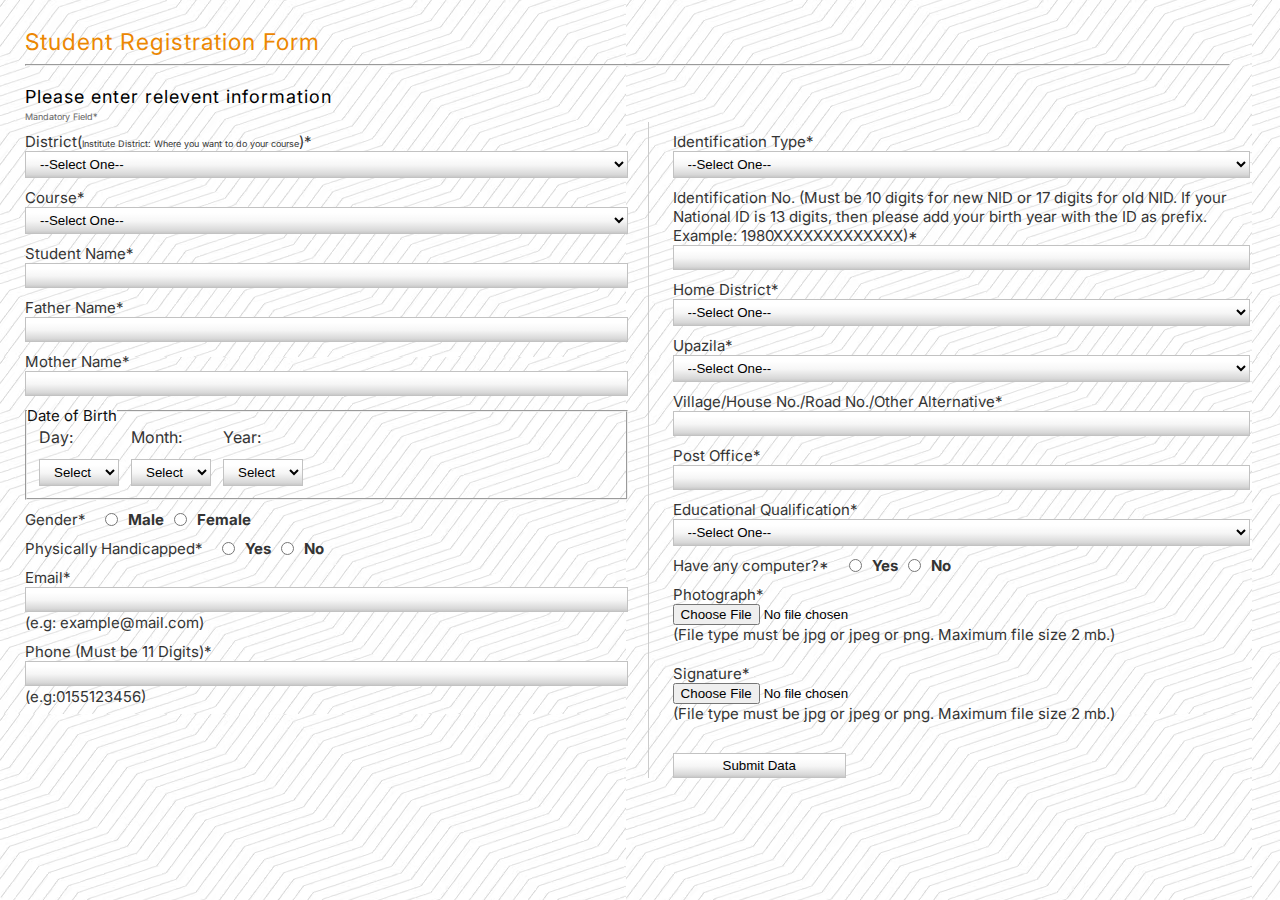
<file: ICT Student Registration Form/index.html>
<!DOCTYPE html>
<html lang="en">

<head>
    <meta charset="UTF-8">
    <meta name="viewport" content="width=device-width, initial-scale=1.0">
    <link rel="stylesheet" href="style.css">
    <title>Student Registration Form</title>
</head>

<body>
    <div id="studentRGform" class="main_container">
        <div class="page-caption">Student Registration Form</div>
        <hr />
        <br>
        <div id="form-body">
            <div class="form_title">Please enter relevent information</div>
            <div class="form_subtitle">Mandatory Field*</div>
            <div id="form_inside">
                <!-- left side of the form -->
                <div id="left_section">
                    <h3>District(<span id="inside_text">Institute District: Where you want to do your course</span>)*
                    </h3>
                    <select name="DistrictForm" id="select-dis">
                        <option value="">--Select One--</option>
                        <option value="1">Dhaka</option>
                        <option value="4">Narayanganj</option>
                        <option value="5">Bogra</option>
                        <option value="6">Gazipur</option>
                        <option value="7">Mymensing</option>
                        <option value="8">Naogaon</option>
                        <option value="9">Faridpur</option>
                        <option value="10">Gopalganj</option>
                        <option value="11">Jamalpur</option>
                        <option value="12">Kishoreganj</option>
                        <option value="13">Madaripur</option>
                        <option value="14">Manikganj</option>
                        <option value="15">Munshiganj</option>
                        <option value="16">Narsingdi</option>
                        <option value="17">Netrokona</option>
                        <option value="18">Rajbari</option>
                        <option value="19">Shariatpur</option>
                        <option value="20">Sherpur</option>
                        <option value="21">Tangail</option>
                        <option value="22">Joypurhat</option>
                        <option value="23">Natore</option>
                        <option value="24">Chapainawabganj</option>
                        <option value="25">Pabna</option>
                        <option value="26">Rajshahi</option>
                        <option value="27">Sirajganj</option>
                        <option value="28">Brahmanbaria</option>
                        <option value="29">Comilla</option>
                        <option value="30">Chandpur</option>
                        <option value="31">Lakshmipur</option>
                        <option value="32">Noakhali</option>
                        <option value="33">Feni</option>
                        <option value="34">Chittagong</option>
                        <option value="35">Khagrachhari</option>
                        <option value="36">Rangamati</option>
                        <option value="37">Bandarban</option>
                        <option value="38">Cox's Bazar</option>
                        <option value="39">Barisal</option>
                        <option value="40">Barguna</option>
                        <option value="41">Bhola</option>
                        <option value="42">Jhalokati</option>
                        <option value="43">Patuakhali</option>
                        <option value="44">Pirojpur</option>
                        <option value="45">Rangpur</option>
                        <option value="46">Dinajpur</option>
                        <option value="47">Kurigram</option>
                        <option value="48">Gaibandha</option>
                        <option value="49">Nilphamari</option>
                        <option value="50">Panchagarh</option>
                        <option value="51">Thakurgaon</option>
                        <option value="52">Lalmonirhat</option>
                        <option value="53">Bagerhat</option>
                        <option value="54">Chuadanga</option>
                        <option value="55">Jessore</option>
                        <option value="56">Jhenaidah</option>
                        <option value="57">Khulna</option>
                        <option value="58">Kushtia</option>
                        <option value="59">Magura</option>
                        <option value="60">Meherpur</option>
                        <option value="61">Narail</option>
                        <option value="62">Satkhira</option>
                        <option value="63">Habiganj</option>
                        <option value="64">Moulvibazar</option>
                        <option value="65">Sunamganj</option>
                        <option value="66">Sylhet</option>
                    </select>
                    <h3>Course*</h3>
                    <select name="DistrictForm" id="select-dis">
                        <option value="">--Select One--</option>
                        <option value="1">Web Design & Development - 2020 (2020,February)</option>
                        <option value="4">Graphic Design - 2020 (2020,February)</option>
                        <option value="5">Graphic Design - 2020 (2020,February)</option>
                    </select>
                    <h3>Student Name*</h3>
                    <input type="text" id="input-text">

                    <h3>Father Name*</h3>
                    <input type="text" id="input-text">

                    <h3>Mother Name*</h3>
                    <input type="text" id="input-text">
                    <fieldset>
                        <legend id="dateofbirth">Date of Birth</legend>
                        <table>
                            <tr>
                                <td>Day:&nbsp;</td>
                                <td>Month:&nbsp;</td>
                                <td>Year:&nbsp;</td>
                            </tr>
                            <tr>
                                <td><select name="Days" id="select-date">
                                        <option value="">Select</option>

                                        <option value="1">1</option>
                                        <option value="2">2</option>
                                        <option value="3">3</option>
                                        <option value="4">4</option>
                                        <option value="5">5</option>
                                        <option value="6">6</option>
                                        <option value="7">7</option>
                                        <option value="8">8</option>
                                        <option value="9">9</option>
                                        <option value="10">10</option>
                                        <option value="11">11</option>
                                        <option value="12">12</option>
                                        <option value="13">13</option>
                                        <option value="14">14</option>
                                        <option value="15">15</option>
                                        <option value="16">16</option>
                                        <option value="17">17</option>
                                        <option value="18">18</option>
                                        <option value="19">19</option>
                                        <option value="20">20</option>
                                        <option value="21">21</option>
                                        <option value="22">22</option>
                                        <option value="23">23</option>
                                        <option value="24">24</option>
                                        <option value="25">25</option>
                                        <option value="26">26</option>
                                        <option value="27">27</option>
                                        <option value="28">28</option>
                                        <option value="29">29</option>
                                        <option value="30">30</option>
                                        <option value="31">31</option>
                                    </select></td>
                                <td><select name="Days" id="select-date">
                                        <option value="">Select</option>
                                        <option value="1">1</option>
                                        <option value="2">2</option>
                                        <option value="3">3</option>
                                        <option value="4">4</option>
                                        <option value="5">5</option>
                                        <option value="6">6</option>
                                        <option value="7">7</option>
                                        <option value="8">8</option>
                                        <option value="9">9</option>
                                        <option value="10">10</option>
                                        <option value="11">11</option>
                                        <option value="12">12</option>
                                    </select></td>
                                <td><select name="Days" id="select-date">
                                        <option value="">Select</option>
                                        <option value="1960">1960</option>
                                        <option value="1961">1961</option>
                                        <option value="1962">1962</option>
                                        <option value="1963">1963</option>
                                        <option value="1964">1964</option>
                                        <option value="1965">1965</option>
                                        <option value="1966">1966</option>
                                        <option value="1967">1967</option>
                                        <option value="1968">1968</option>
                                        <option value="1969">1969</option>
                                        <option value="1970">1970</option>
                                        <option value="1971">1971</option>
                                        <option value="1972">1972</option>
                                        <option value="1973">1973</option>
                                        <option value="1974">1974</option>
                                        <option value="1975">1975</option>
                                        <option value="1976">1976</option>
                                        <option value="1977">1977</option>
                                        <option value="1978">1978</option>
                                        <option value="1979">1979</option>
                                        <option value="1980">1980</option>
                                        <option value="1981">1981</option>
                                        <option value="1982">1982</option>
                                        <option value="1983">1983</option>
                                        <option value="1984">1984</option>
                                        <option value="1985">1985</option>
                                        <option value="1986">1986</option>
                                        <option value="1987">1987</option>
                                        <option value="1988">1988</option>
                                        <option value="1989">1989</option>
                                        <option value="1990">1990</option>
                                        <option value="1991">1991</option>
                                        <option value="1992">1992</option>
                                        <option value="1993">1993</option>
                                        <option value="1994">1994</option>
                                        <option value="1995">1995</option>
                                        <option value="1996">1996</option>
                                        <option value="1997">1997</option>
                                        <option value="1998">1998</option>
                                        <option value="1999">1999</option>
                                        <option value="2000">2000</option>
                                        <option value="2001">2001</option>
                                        <option value="2002">2002</option>
                                        <option value="2003">2003</option>
                                        <option value="2004">2004</option>
                                        <option value="2005">2005</option>
                                        <option value="2006">2006</option>
                                        <option value="2007">2007</option>
                                        <option value="2008">2008</option>
                                        <option value="2009">2009</option>
                                    </select>
                                    </select></td>
                            </tr>

                        </table>
                    </fieldset>
                    <div id="gender-check">
                        <h3>Gender*</h3>
                        <div id="gender-chekbox">
                            <input type="radio" name="male" id="gender"> <strong>Male</strong>
                            <input type="radio" name="male" id="gender"> <strong>Female</strong>
                        </div>
                    </div>
                    <div id="handicap-check">
                        <h3>Physically Handicapped*</h3>
                        <div id="handicap-chekbox">
                            <input type="radio" name="male" id="gender"> <strong>Yes</strong>
                            <input type="radio" name="male" id="gender"> <strong>No</strong>
                        </div>
                    </div>
                    <h3>Email*</h3>
                    <input type="text" id="input-text">
                    <span id="bottom-text">(e.g: example@mail.com)</span>
                    <h3>Phone (Must be 11 Digits)*</h3>
                    <input type="text" id="input-text">
                    <span id="bottom-text">(e.g:0155123456)</span>
                </div>
                <!-- right side of the form -->
                <div id="right_section">
                    <h3>Identification Type*</h3>
                    <select name="DistrictForm" id="select-dis">
                        <option value="">--Select One--</option>
                        <option value="1">Birth Certificate No.</option>
                        <option value="2">National ID</option>
                    </select>
                    <h3>Identification No. (Must be 10 digits for new NID or 17 digits for old NID.
                        If your National ID is 13 digits, then please add your birth year with the ID as prefix.
                        Example: 1980XXXXXXXXXXXXX)*</h3>
                    <input type="text" id="input-text">
                    <h3>Home District*</h3>
                    <select name="DistrictForm" id="select-dis">
                        <option value="">--Select One--</option>
                        <option value="1">Birth Certificate No.</option>
                        <option value="2">National ID</option>
                    </select>
                    <h3>Upazila*</h3>
                    <select name="DistrictForm" id="select-dis">
                        <option value="">--Select One--</option>
                        <option value="1">Birth Certificate No.</option>
                        <option value="2">National ID</option>
                    </select>
                    <h3>Village/House No./Road No./Other Alternative*</h3>
                    <input type="text" id="input-text">
                    <h3>Post Office*</h3>
                    <input type="text" id="input-text">
                    <h3>Educational Qualification*</h3>
                    <select name="DistrictForm" id="select-dis">
                        <option value="">--Select One--</option>
                        <option value="1">Bachelor</option>
                        <option value="2">Master</option>
                        <option value="3">Phd</option>
                    </select>
                    <div id="computer-check">
                        <h3>Have any computer?*</h3>
                        <div id="computer-chekbox">
                            <input type="radio" name="male" id="gender"> <strong>Yes</strong>
                            <input type="radio" name="male" id="gender"> <strong>No</strong>
                        </div>
                    </div>
                    <h3>Photograph*</h3>
                    <input type="file" name="attachments" id="attachments">

                    <span id="bottom-text">(File type must be jpg or jpeg or png. Maximum file size 2 mb.)</span>
                    <h3>Signature*</h3>
                    <input type="file" name="attachments" id="attachments">

                    <span id="bottom-text">(File type must be jpg or jpeg or png. Maximum file size 2 mb.)</span>
                    <br>
                    <button id="submit" type="submit">Submit Data</button>











                </div>
            </div>
        </div>
    </div>
    </div>
    </div>
</body>

</html>
</file>
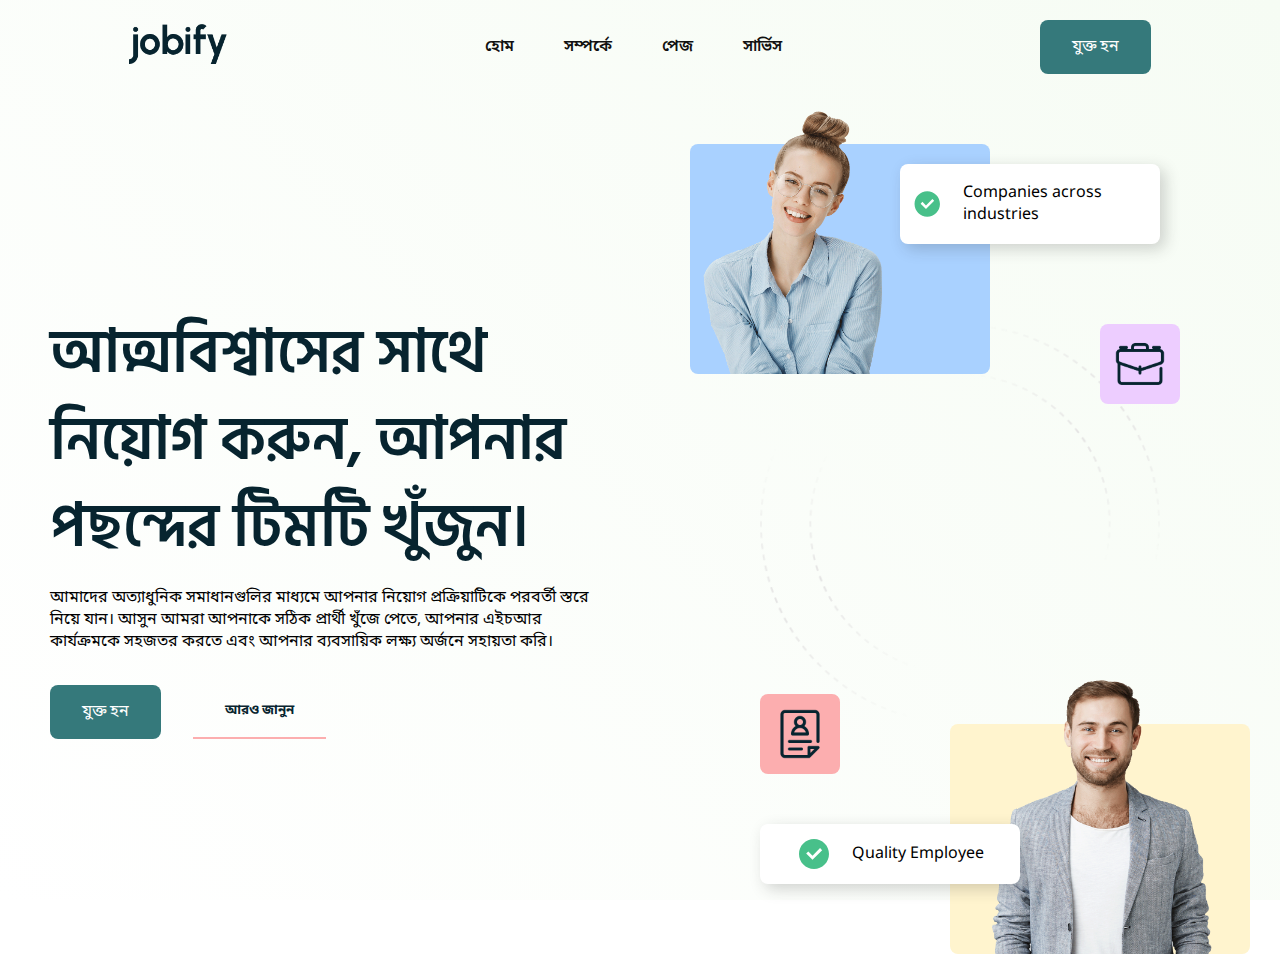
<file: Jobify Bangla/index.html>
<!DOCTYPE html>
<html lang="bn">
  <head>
    <meta charset="UTF-8" />
    <meta name="viewport" content="width=device-width, initial-scale=1.0" />
    <link rel="preconnect" href="https://fonts.googleapis.com" />
    <link rel="preconnect" href="https://fonts.gstatic.com" crossorigin />
    <link
      href="https://fonts.googleapis.com/css2?family=Hind+Siliguri:wght@300;400;500;600;700&family=Noto+Sans+Bengali:wght@100..900&display=swap"
      rel="stylesheet"
    />
    <link rel="stylesheet" href="style.css" />
    <title>Jobify</title>
  </head>
  <body>
    <div id="homepage">
      <div id="hero_section">
        <nav>
          <div id="logo">
            <img src="./img/logo.png" alt="Jobify Logo" />
          </div>
          <ul>
            <li><a href="#">হোম</a></li>
            <li><a href="#">সম্পর্কে</a></li>
            <li><a href="#">পেজ</a></li>
            <li><a href="#">সার্ভিস</a></li>
          </ul>
          <button id="cta_btn">যুক্ত হন</button>
        </nav>
        <div id="hero_body">
          <div id="hero_left">
            <h1>আত্মবিশ্বাসের সাথে নিয়োগ করুন, আপনার পছন্দের টিমটি খুঁজুন।</h1>
            <p>
              আমাদের অত্যাধুনিক সমাধানগুলির মাধ্যমে আপনার নিয়োগ প্রক্রিয়াটিকে
              পরবর্তী স্তরে নিয়ে যান। আসুন আমরা আপনাকে সঠিক প্রার্থী খুঁজে
              পেতে, আপনার এইচআর কার্যক্রমকে সহজতর করতে এবং আপনার ব্যবসায়িক
              লক্ষ্য অর্জনে সহায়তা করি।
            </p>
            <div id="CTA_BTN">
              <button id="cta_btn">যুক্ত হন</button>
              <button id="cta_btn_secondary">আরও জানুন</button>
            </div>
          </div>
          <div id="hero_right">
            <div id="container1"></div>
            <div id="container2"><img src="./img/model1.png" alt=""></div>
            <div id="container3">
              <svg xmlns="http://www.w3.org/2000/svg" viewBox="0 0 24 24" fill="currentColor"><path d="M12 22C17.5228 22 22 17.5228 22 12C22 6.47715 17.5228 2 12 2C6.47715 2 2 6.47715 2 12C2 17.5228 6.47715 22 12 22ZM17.4571 9.45711L11 15.9142L6.79289 11.7071L8.20711 10.2929L11 13.0858L16.0429 8.04289L17.4571 9.45711Z"></path></svg>
              <p>Companies across industries</p>
            </div>
            <div id="container4">
              <img src="./img/Business.png" alt="">
            </div>
            <div id="container5">
              <img src="./img/Resume.png" alt="">
            </div>
            <div id="container6">
              <img src="./img/model2.png" alt="">
            </div>
            <div id="container7"><svg xmlns="http://www.w3.org/2000/svg" viewBox="0 0 24 24" fill="currentColor"><path d="M12 22C17.5228 22 22 17.5228 22 12C22 6.47715 17.5228 2 12 2C6.47715 2 2 6.47715 2 12C2 17.5228 6.47715 22 12 22ZM17.4571 9.45711L11 15.9142L6.79289 11.7071L8.20711 10.2929L11 13.0858L16.0429 8.04289L17.4571 9.45711Z"></path></svg>
              <p>Quality Employee</p></div>
              
              </div>
            </div>
          </div>
        </div>
        
      </div>
    </div>
  </body>
</html>
</file>
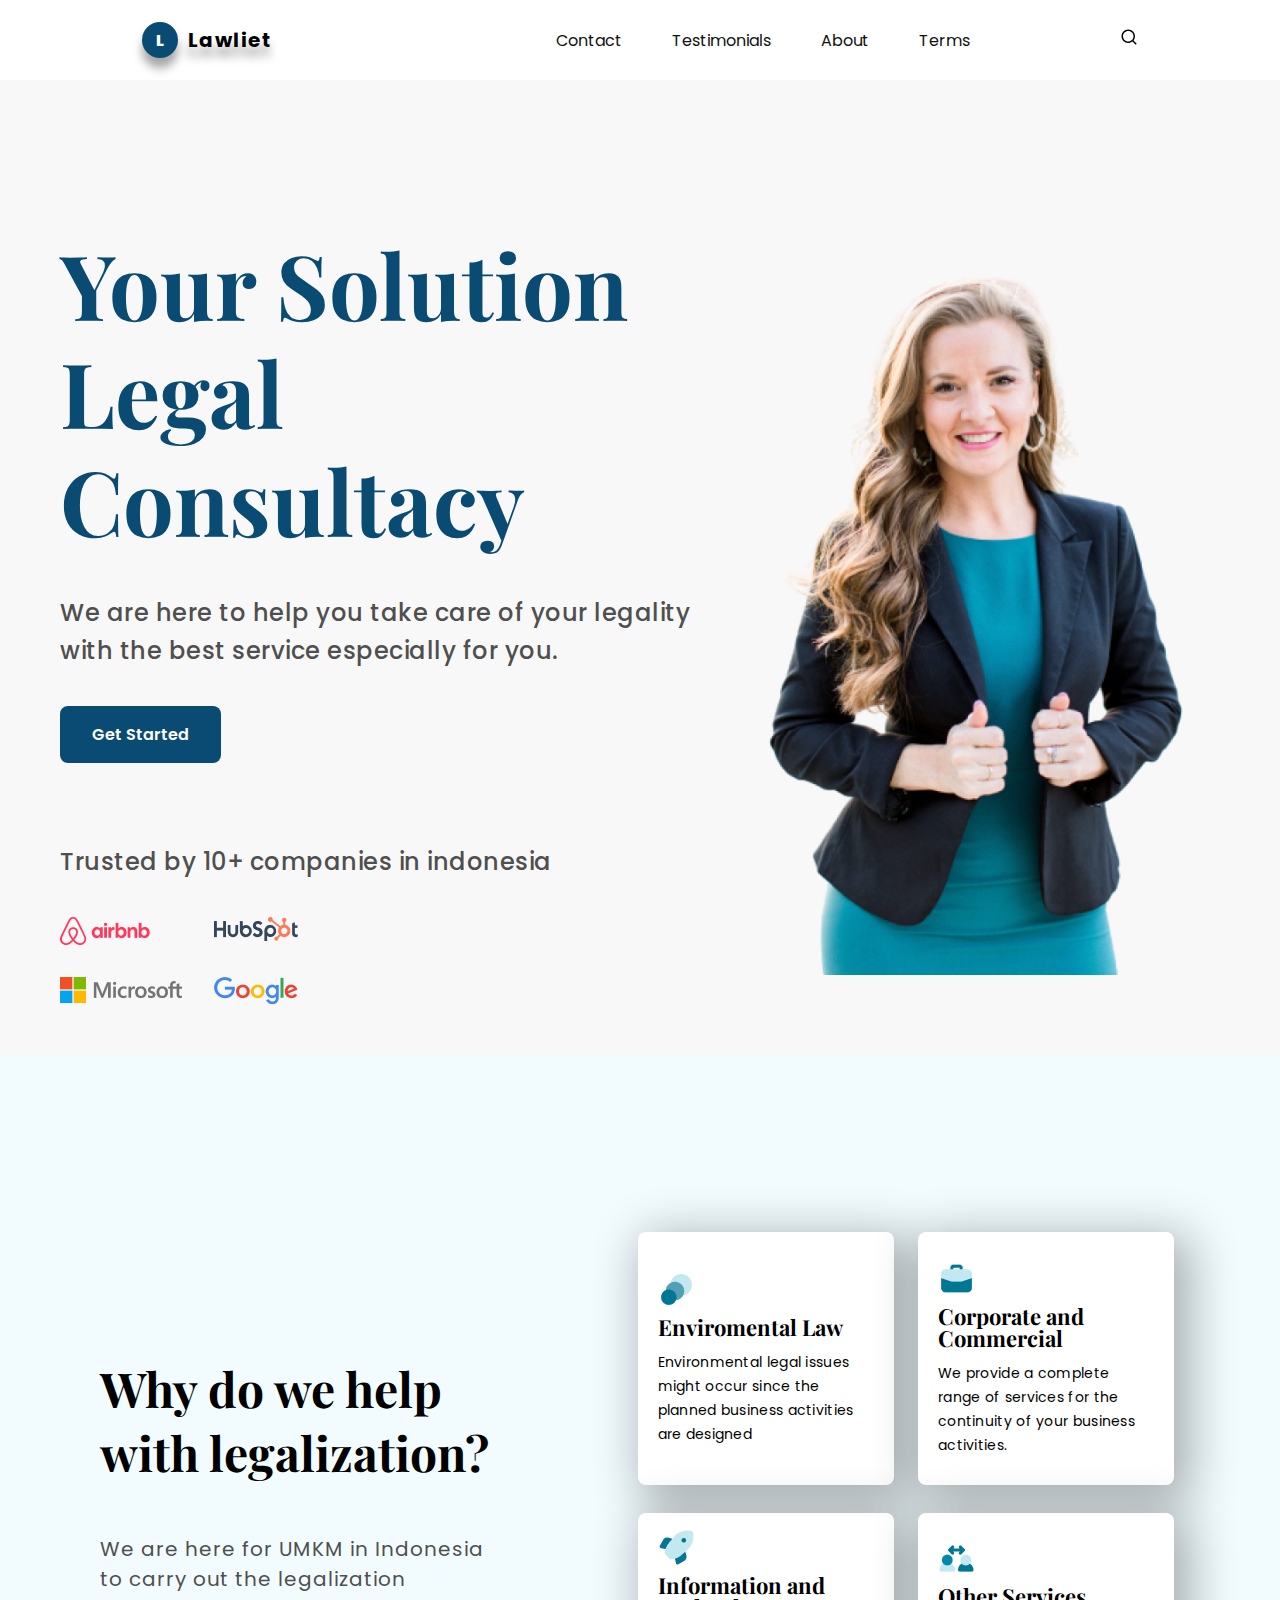
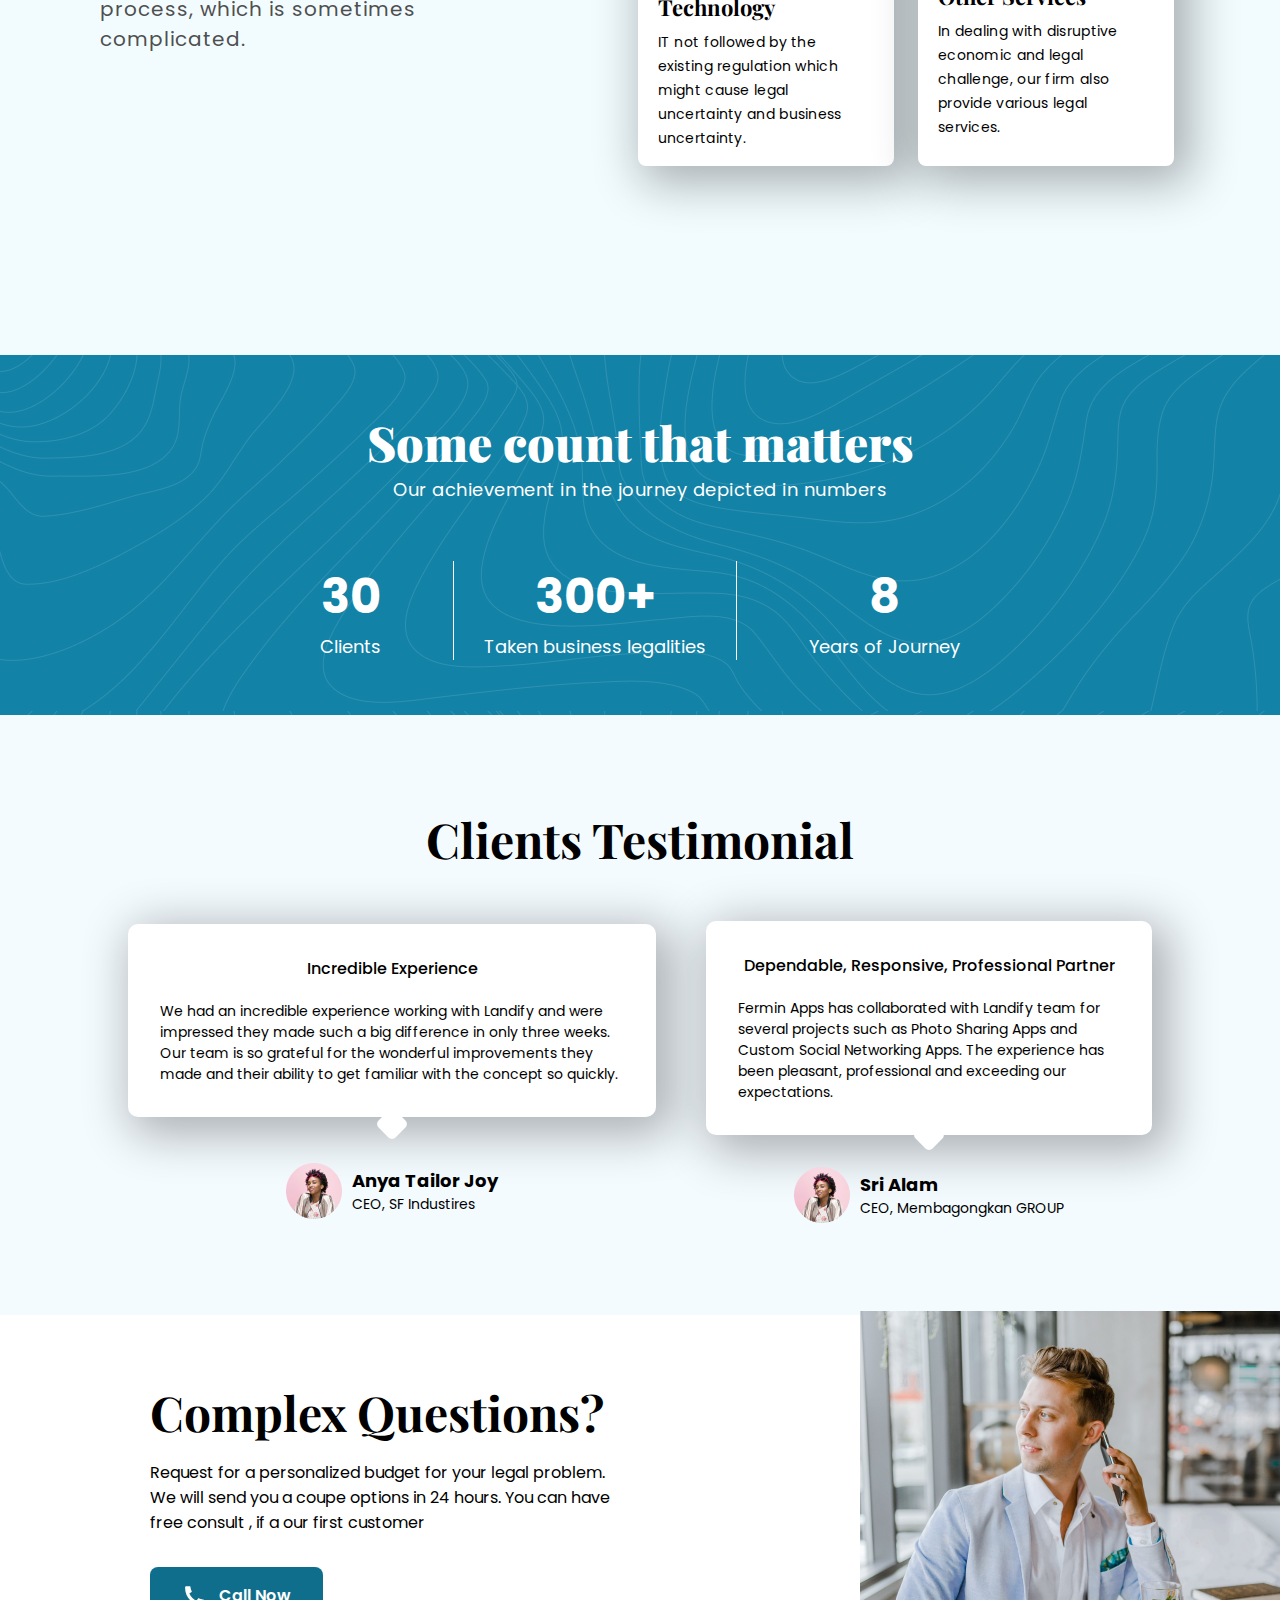
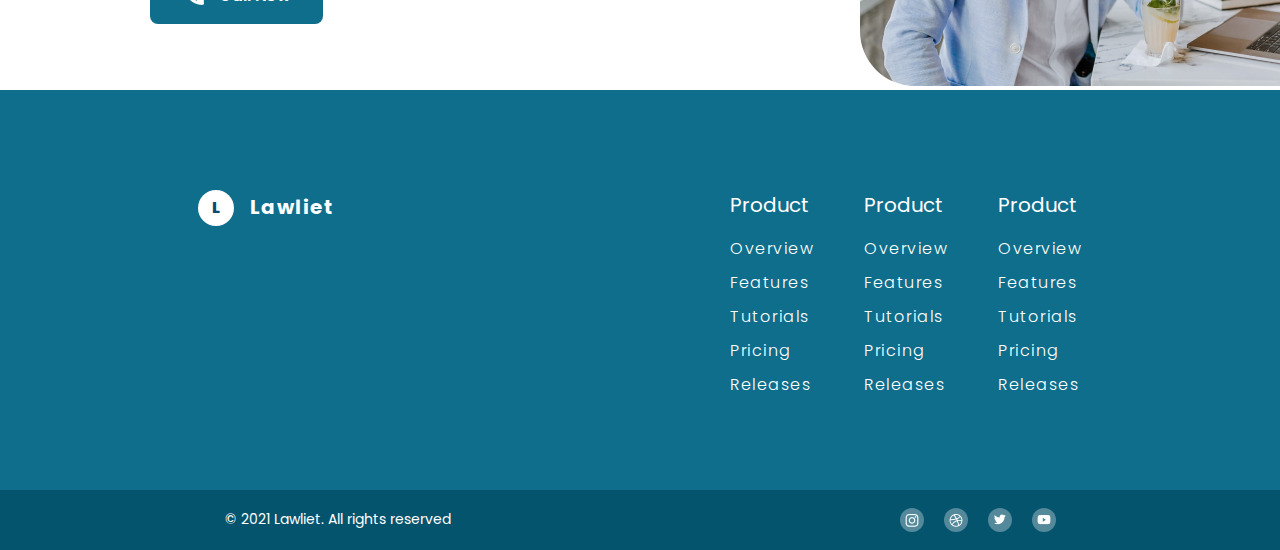
<file: Lawyer Landing Page/index.html>
<!DOCTYPE html>
<html lang="en">
  <head>
    <meta charset="UTF-8" />
    <meta name="viewport" content="width=device-width, initial-scale=1.0" />
    <link rel="stylesheet" href="style.css" />
    <title>Document</title>
  </head>

  <body>
    <!-- homepage -->
    <div id="homepage">
      <!-- hero Section -->
      <div id="hero_section">
        <nav>
          <div id="left_nav">
            <div id="logo">
              <div id="logoicon">L</div>
              <h3>Lawliet</h3>
            </div>
          </div>
          <div id="right_nav">
            <div id="nav_item">
              <ul>
                <li><a href="#">Contact</a></li>
                <li><a href="#">Testimonials</a></li>
                <li><a href="#">About</a></li>
                <li><a href="#">Terms</a></li>
              </ul>
            </div>
            <div id="nav_icons">
              <svg
                xmlns="http://www.w3.org/2000/svg"
                viewBox="0 0 24 24"
                fill="currentColor"
              >
                <path
                  d="M18.031 16.6168L22.3137 20.8995L20.8995 22.3137L16.6168 18.031C15.0769 19.263 13.124 20 11 20C6.032 20 2 15.968 2 11C2 6.032 6.032 2 11 2C15.968 2 20 6.032 20 11C20 13.124 19.263 15.0769 18.031 16.6168ZM16.0247 15.8748C17.2475 14.6146 18 12.8956 18 11C18 7.1325 14.8675 4 11 4C7.1325 4 4 7.1325 4 11C4 14.8675 7.1325 18 11 18C12.8956 18 14.6146 17.2475 15.8748 16.0247L16.0247 15.8748Z"
                ></path>
              </svg>
            </div>
          </div>
        </nav>
        <div id="hero_body">
          <div id="left_side">
            <h1>Your Solution Legal Consultacy</h1>
            <p>
              We are here to help you take care of your legality with the best
              service especially for you.
            </p>
            <button id="cta_btn">Get Started</button>
            <div id="our_partner">
              <p>Trusted by 10+ companies in indonesia</p>
              <div id="partner_logo">
                <img src="./img/logos/Airbnb Logo.png" alt="Airbnb logo" /><img
                  src="./img/logos/Hubspot Logo.png"
                  alt="Hubspot logo"
                /><img
                  src="./img/logos/Microsoft Logo.png"
                  alt="Microsoft logo"
                /><img src="./img/logos/Google Logo.png" alt="Google logo" />
              </div>
            </div>
          </div>
          <div id="right_side">
            <img src="./img/model1.png" alt="Women model" />
          </div>
        </div>
      </div>
      <!-- why section -->
      <div id="why_section">
        <div id="left_why">
          <h2>Why do we help with legalization?</h2>
          <p>
            We are here for UMKM in Indonesia to carry out the legalization
            process, which is sometimes complicated.
          </p>
        </div>
        <div id="right_why">
          <div id="main">
            <div id="why_card">
              <img src="./img/Circle Layer.png" alt="" />
              <h4>Enviromental Law</h4>
              <p>
                Environmental legal issues might occur since the planned
                business activities are designed
              </p>
            </div>
            <div id="why_card">
              <img src="./img/Bag.png" alt="" />
              <h4>Corporate and Commercial</h4>
              <p>
                We provide a complete range of services for the continuity of
                your business activities.
              </p>
            </div>
            <div id="why_card">
              <img src="./img/Rocket.png" alt="" />
              <h4>Information and Technology</h4>
              <p>
                IT not followed by the existing regulation which might cause
                legal uncertainty and business uncertainty.
              </p>
            </div>
            <div id="why_card">
              <img src="./img/User Arrows.png" alt="" />
              <h4>Other Services</h4>
              <p>
                In dealing with disruptive economic and legal challenge, our
                firm also provide various legal services.
              </p>
            </div>
          </div>
        </div>
      </div>
      <!-- achieve section -->
      <div id="achieve_section">
        <div id="head_section">
          <h2>Some count that matters</h2>
          <p>Our achievement in the journey depicted in numbers</p>
        </div>
        <div id="counts_section">
          <div id="count">
            <h2>30</h2>
            <p>Clients</p>
          </div>

          <div id="count">
            <h2>300+</h2>
            <p>Taken business legalities</p>
          </div>
          <div id="count">
            <h2>8</h2>
            <p>Years of Journey</p>
          </div>
        </div>
      </div>
      <!-- clients testimonial -->
      <div id="testimonial">
        <h2>Clients Testimonial</h2>
        <div id="review_cards">
          <div id="card1">
            <div id="bubble_section">
              <h4>Incredible Experience</h4>
              <p>
                We had an incredible experience working with Landify and were
                impressed they made such a big difference in only three weeks.
                Our team is so grateful for the wonderful improvements they made
                and their ability to get familiar with the concept so quickly.
              </p>
            </div>
            <div id="pointer"></div>
            <div id="client_section">
              <img src="./img/client.png" alt="client avatar" />
              <div id="userinfo">
                <h5>Anya Tailor Joy</h5>
                <p>CEO, SF Industires</p>
              </div>
            </div>
          </div>
          <div id="card1">
            <div id="bubble_section">
              <h4>Dependable, Responsive, Professional Partner</h4>
              <p>
                Fermin Apps has collaborated with Landify team for several
                projects such as Photo Sharing Apps and Custom Social Networking
                Apps. The experience has been pleasant, professional and
                exceeding our expectations.
              </p>
            </div>
            <div id="pointer"></div>
            <div id="client_section">
              <img src="./img/client.png" alt="client avatar" />
              <div id="userinfo">
                <h5>Sri Alam</h5>
                <p>CEO, Membagongkan GROUP</p>
              </div>
            </div>
          </div>
        </div>
      </div>

      <!-- complex questions -->
      <div id="cta_section">
        <div id="left_cta">
          <h2>Complex Questions?</h2>
          <p>
            Request for a personalized budget for your legal problem. We will
            send you a coupe options in 24 hours. You can have free consult , if
            a our first customer
          </p>
          <button id="cta_btn">
            <svg
              xmlns="http://www.w3.org/2000/svg"
              viewBox="0 0 24 24"
              fill="currentColor"
            >
              <path
                d="M21 16.42V19.9561C21 20.4811 20.5941 20.9167 20.0705 20.9537C19.6331 20.9846 19.2763 21 19 21C10.1634 21 3 13.8366 3 5C3 4.72371 3.01545 4.36687 3.04635 3.9295C3.08337 3.40588 3.51894 3 4.04386 3H7.5801C7.83678 3 8.05176 3.19442 8.07753 3.4498C8.10067 3.67907 8.12218 3.86314 8.14207 4.00202C8.34435 5.41472 8.75753 6.75936 9.3487 8.00303C9.44359 8.20265 9.38171 8.44159 9.20185 8.57006L7.04355 10.1118C8.35752 13.1811 10.8189 15.6425 13.8882 16.9565L15.4271 14.8019C15.5572 14.6199 15.799 14.5573 16.001 14.6532C17.2446 15.2439 18.5891 15.6566 20.0016 15.8584C20.1396 15.8782 20.3225 15.8995 20.5502 15.9225C20.8056 15.9483 21 16.1633 21 16.42Z"
              ></path>
            </svg>
            Call Now
          </button>
        </div>
        <div id="right_cta">
          <img src="./img/model2.png" alt="" />
        </div>
      </div>

      <!-- bottom navigation here -->
      <div id="bottom_nav">
        <div id="Bnav">
          <div id="B_left">
            <div id="Blogo">
              <div id="Blogoicon">L</div>
              <h3>Lawliet</h3>
            </div>
          </div>
          <div id="B_right">
            <div id="product">
              <h2>Product</h2>
              <div id="submenu">
                <h3>Overview</h3>
                <h3>Features</h3>
                <h3>Tutorials</h3>
                <h3>Pricing</h3>
                <h3>Releases</h3>
              </div>
            </div>
            <div id="product">
              <h2>Product</h2>
              <div id="submenu">
                <h3>Overview</h3>
                <h3>Features</h3>
                <h3>Tutorials</h3>
                <h3>Pricing</h3>
                <h3>Releases</h3>
              </div>
            </div>
            <div id="product">
              <h2>Product</h2>
              <div id="submenu">
                <h3>Overview</h3>
                <h3>Features</h3>
                <h3>Tutorials</h3>
                <h3>Pricing</h3>
                <h3>Releases</h3>
              </div>
            </div>
          </div>
        </div>
        <div id="Bbottom">
          <div id="BBleft">
            <p>© 2021 Lawliet. All rights reserved</p>
          </div>
          <div id="BBright">
            <div id="icons">
              <img src="./img/social/insta.png" alt="">
            </div>
            <div id="icons"><img src="./img/social/dribble.png" alt=""></div>
            <div id="icons"><img src="./img/social/x.png" alt=""></div>
            <div id="icons"><img src="./img/social/youtube.png" alt=""></div>
          </div>
        </div>
      </div>
    </div>
  </body>
</html>
</file>
<file: ICT Student Registration Form/style.css>
@import url('https://fonts.googleapis.com/css2?family=Inter:ital,opsz,wght@0,14..32,100..900;1,14..32,100..900&display=swap');


* {
    margin: 0%;
    padding: 0%;
    box-sizing: border-box;
}

body {
    height: 100%;
    width: 100%;
    font-family: "Inter", sans-serif;
}

#studentRGform {
    display: flex;
    flex-direction: column;
    padding-left: 25px;
    padding-right: 50px;
}

#studentRGform {
    display: flex;
    flex-direction: column;
    padding-left: 25px;
    padding-right: 50px;
    height: 100vh;
    width: 100%;
    padding-top: 20px;
    background: url(./img/bg.png) repeat scroll left top #ffffff;
    border-radius: 5px;
}


.page-caption {
    font-family: "Inter", sans-serif;
    letter-spacing: 1px;
    font-size: 23px;
    color: #EC8701;
    padding: 8px 0px;
}

.wrapper {
    border-top: 1px dashed #ccc;
    padding: 0px;
    margin-bottom: 8px;
}

.form_title {
    font-family: "Inter", sans-serif;
    letter-spacing: 1px;
    font-size: 18px;
    padding-bottom: 4px;
}

.form_subtitle {
    font-family: "Inter", sans-serif;
    color: #666666;
    font-size: 9px;
}

#form_inside {
    display: flex;
    flex-direction: row;
    gap: 20px;
}

#left_section {
    min-width: 50%;
}

h3 {
    font-size: 15px;
    font-weight: 400;
    color: #343434;
    padding-top: 10px;
}

h3 #inside_text {
    font-size: 9px;
}

#select-dis {
    border: 1px solid #c2c2c2;
    padding: 4px 10px;
    width: 100%;
    background: linear-gradient(to bottom, #FFFFFF 20%, #F6F6F6 52%, #d8d8d8 90%, #c8c8c8 100%);
}

#input-text {
    border: 1px solid #c2c2c2;
    padding: 4px 10px;
    width: 100%;
    background: linear-gradient(to bottom, #FFFFFF 20%, #F6F6F6 52%, #d8d8d8 90%, #c8c8c8 100%);
}

#dateofbirth {
    font-size: 15px;
    font-weight: 400;
    color: #0f0f0f;
    padding-top: 10px;
}

td {
    color: #343434;
    padding-left: 10px;
    padding-bottom: 10px;
}

#select-date {
    border: 1px solid #c2c2c2;
    padding: 4px 10px;
    width: 100%;
    background: linear-gradient(to bottom, #FFFFFF 20%, #F6F6F6 52%, #d8d8d8 90%, #c8c8c8 100%);
}

strong {
    color: #343434;
    font-size: 15px;
}

#gender-check {
    display: flex;
    align-items: center;
    gap: 10px;
}

#gender-chekbox {
    display: flex;
    gap: 10px;
    padding-top: 10px;
    padding-left: 10px;
}

#handicap-check {
    display: flex;
    align-items: center;
    gap: 10px;
}

#handicap-chekbox {
    display: flex;
    gap: 10px;
    padding-top: 10px;
    padding-left: 10px;
}

#bottom-text {
    font-size: 15px;
    padding-bottom: 10px;
    color: #343434;
}

#right_section {
    display: flex;
    flex-direction: column;
    min-width: 50%;
    padding-left: 2%;
    border-left: 1px solid #ccc;
}

#computer-check {
    display: flex;
    align-items: center;
    gap: 10px;
}

#computer-chekbox {
    display: flex;
    gap: 10px;
    padding-top: 10px;
    padding-left: 10px;
}

#submit {
    width: 30%;
    padding: 8px 16px;
    border: 1px solid #c2c2c2;
    padding: 4px 10px;
    background: linear-gradient(to bottom, #FFFFFF 20%, #F6F6F6 52%, #d8d8d8 90%, #c8c8c8 100%);
}
</file>
<file: Jobify Bangla/style.css>
* {
  padding: 0;
  margin: 0;
  box-sizing: border-box;
  font-family: "Noto Sans Bengali", sans-serif;
}

body,
html {
  height: 100%;
  width: 100%;
}
#homepage {
  height: 100%;
  width: 100%;
}

#hero_section {
  height: 100vh;
  width: 100%;
  align-items: center;
  background: linear-gradient(45deg, #ffffff 0%, #f6fcf4 100%);
}
nav {
  display: flex;
  align-items: center;
  justify-content: space-around;
  padding-top: 20px;
}
#logo img {
  height: 40px;
}
nav ul {
  display: flex;
  flex-direction: row;
  gap: 50px;
}
nav ul li {
  list-style-type: none;
}
nav ul li a {
  text-decoration: none;
  color: #111;
  font-weight: 600;
  font-size: 16px;
}
#cta_btn {
  background-color: #35797b;
  border: none;
  padding: 16px 32px;
  color: #fff;
  border-radius: 8px;
  font-size: 16px;
}
#cta_btn_secondary {
  border: none;
  font-weight: 700;
  border-bottom: 2px solid #fcaeaf;
  padding: 16px 32px;
  background-color: transparent;
  color: #07242f;
  cursor: pointer;
}

#hero_body {
  height: 100%;
  width: 100%;
  display: flex;
  align-items: center;
}

#hero_left {
  width: 50%;
  display: flex;
  flex-direction: column;
  align-items: start;
  padding-left: 50px;
  padding-right: 50px;
}
#hero_left h1 {
  width: 100%;
  font-family: "Hind Siliguri", sans-serif;
  color: #07242f;
  line-height: 87px;
  font-weight: 600;
  font-size: 60px;
  padding-bottom: 16px;
}
#hero_left p {
  width: 100%;
  font-weight: 400;
  font-size: 16px;
  padding-bottom: 32px;
}
#CTA_BTN {
  display: flex;
  gap: 32px;
}
/* class */
#cta_btn2 {
  border: none;
  border-bottom: 2px solid #fcaeaf;
  padding: 16px 32px -2px 32px;
}

#hero_right {
  position: relative;
  width: 50%;
  height: 100%;
  display: flex;
  flex-direction: column;
  align-items: center;
  justify-content: center;
}

#container1 {
  position: absolute;
  height: 400px;
  width: 400px;
  background: url(./img/circle-bg-hero-3.png);
  background-size: cover;
  background-repeat: no-repeat;
}

#container2 {
  position: absolute;
  height: 230px;
  width: 300px;
  background-color: #a9d1ff;
  border-radius: 8px;
  left: 50px;
  top: 70px;
}

#container2 img {
  width: 220px;
  position: absolute;
  bottom: 0;
}

#container3 {
  position: absolute;
  width: 260px;
  height: 80px;
  background-color: #ffffff;
  border-radius: 8px;
  display: flex;
  align-items: center;
  justify-content: center;
  gap: 20px;
  padding: 6px 12px;
  right: 120px;
  top: 90px;
  box-shadow: 5px 5px 15px #25252534;
}

#container3 svg {
  height: 36px;
  color: #48c08a;
}

#container4 {
  display: flex;
  align-items: center;
  justify-content: center;
  position: absolute;
  width: 80px;
  height: 80px;
  border-radius: 8px;
  background-color: #edcdff;
  right: 100px;
  top: 250px;
}

#container4 img {
  width: 50px;
  height: 50px;
}

#container5 {
  display: flex;
  align-items: center;
  justify-content: center;
  position: absolute;
  width: 80px;
  height: 80px;
  border-radius: 8px;
  background-color: #fcaeaf;
  left: 120px;
  bottom: 200px;
}

#container5 img {
  width: 50px;
  height: 50px;
}

#container6 {
  position: absolute;
  height: 230px;
  width: 300px;
  background-color: #fff4ce;
  border-radius: 8px;
  right: 30px;
  bottom: 20px;
}

#container6 img {
  width: 240px;
  position: absolute;
  bottom: 0;
  left: 30px;
}

#container7 {
  position: absolute;
  width: 260px;
  height: 60px;
  background-color: #ffffff;
  border-radius: 8px;
  display: flex;
  align-items: center;
  justify-content: center;
  gap: 20px;
  padding: 6px 12px;
  left: 120px;
  bottom: 90px;
  box-shadow: 5px 5px 15px #25252534;
}

#container7 svg {
  height: 36px;
  color: #48c08a;
}
</file>
<file: Lawyer Landing Page/style.css>
/* all the fonts imported here */
@import url("https://fonts.googleapis.com/css2?family=Poppins:ital,wght@0,100;0,200;0,300;0,400;0,500;0,600;0,700;0,800;0,900;1,100;1,200;1,300;1,400;1,500;1,600;1,700;1,800;1,900&display=swap");

@import url("https://fonts.googleapis.com/css2?family=Playfair+Display:ital,wght@0,400..900;1,400..900&display=swap");

* {
  margin: 0%;
  padding: 0%;
  box-sizing: border-box;
  font-family: "Poppins", sans-serif;
}

html,
body {
  height: 100%;
  width: 100%;
}

#homepage {
  height: 100%;
  width: 100%;
}

#hero_section {
  min-height: 100vh;
  width: 100%;
  background-color: #f9f8f9;
}

nav {
  height: 80px;
  width: 100%;
  display: flex;
  align-items: center;
  justify-content: space-around;
  background-color: #fff;
}

#logo {
  display: flex;
  justify-content: center;
  align-items: center;
  gap: 10px;
}

#logoicon {
  height: 36px;
  width: 36px;
  background-color: #094b72;
  border-radius: 50%;
  display: flex;
  align-items: center;
  justify-content: center;
  border-radius: 50%;
  color: #fff;
  font-weight: 800;
  box-shadow: 0px 10px 10px #1111115e;
}

h3 {
  font-size: 20px;
  line-height: 23px;
  letter-spacing: 1.5px;
  font-weight: 700;
  font-family: "Poppins", sans-serif;
  text-shadow: 0px 10px 10px #1111115e;
}

#right_nav {
  display: flex;
  justify-content: space-between;
  gap: 150px;
}

#nav_item ul {
  display: flex;
  gap: 50px;
}

#nav_item ul li {
  list-style-type: none;
}

#nav_item ul li a {
  text-decoration: none;
  color: #111;
  font-weight: 400;
}

#nav_icons svg {
  height: 18px;
  width: 18px;
}
#hero_section {
  width: 100%;
  min-height: 100vh;
  padding-bottom: 50px;
}

#hero_body {
  min-width: 100%;
  width: 100%;
  display: flex;
  flex-direction: row;
  align-items: center;
  justify-content: space-between;
  padding: 0 60px;
}
#left_side {
  min-width: 50%;
  padding-top: 150px;
}

#left_side h1 {
  font-family: "Playfair Display", serif;
  font-size: 90px;
  font-weight: 700;
  line-height: 120%;
  letter-spacing: 2%;
  color: #094b72;
  padding-bottom: 40px;
}

#left_side p {
  font-size: 24px;
  font-weight: 500;
  line-height: 158%;
  letter-spacing: 0.5px;
  color: #4f4f4f;
  padding-bottom: 36px;
}

#cta_btn {
  background-color: #094b72;
  font-weight: 600;
  font-size: 16px;
  color: #fff;
  border: none;
  padding: 16px 32px;
  border-radius: 8px;
  display: flex;
  gap: 12px;
}

#our_partner {
  padding-top: 80px;
}

#partner_logo {
  width: 238px;
  display: grid;
  grid-template-columns: repeat(2, 1fr);
  grid-template-rows: repeat(2, 1fr);
  column-gap: 32px;
  row-gap: 32px;
}

#right_side {
  position: relative;
  min-width: 42%;
  display: flex;
  justify-content: flex-start;
  align-items: center;
}

#right_side img {
  max-width: 100%;
  position: absolute;
  left: -10;
}

#why_section {
  min-height: 100vh;
  width: 100%;
  background-color: #f2fcff;
  display: flex;
  flex-direction: row;
  padding: 100px 100px;
}

#left_why {
  width: 50%;
  display: flex;
  flex-direction: column;
  align-items: flex-start;
  justify-content: center;
  gap: 50px;
}
#right_why {
  width: 50%;
  display: flex;
  align-items: center;
  justify-content: center;
}
#main {
  min-width: 545px;
  height: 545px;
  display: grid;
  grid-template-columns: repeat(2, 1fr);
  grid-template-rows: repeat(2, 1fr);
  column-gap: 16px;
  row-gap: 16px;
}

#why_card {
  width: 256px;
  height: 253px;
  display: flex;
  flex-direction: column;
  align-items: flex-start;
  justify-content: center;
  background-color: #fff;
  padding: 20px 20px;
  border-radius: 8px;
  box-shadow: #0000004d 10px 10px 47px 8px;
}

#why_card h4 {
  font-family: "Playfair Display", serif;
  font-size: 22px;
  line-height: 22px;
  padding-bottom: 12px;
}
#why_card img {
  width: 37px;
  padding-bottom: 8px;
}
#why_card p {
  font-size: 14px;
  line-height: 24px;
  letter-spacing: 0.3px;
}
#left_why h2 {
  width: 420px;
  font-family: "Playfair Display", serif;
  font-weight: 700;
  font-size: 48px;
}

#left_why p {
  width: 400px;
  font-size: 20px;
  color: #4f4f4f;
  letter-spacing: 1px;
}

#achieve_section {
  width: 100%;
  height: 360px;
  background: url(./img/pattern.png) #1282a6;
  display: flex;
  flex-direction: column;
  align-items: center;
  justify-content: space-evenly;
}

#head_section {
  display: flex;
  flex-direction: column;
  align-items: center;
  justify-content: center;
}

#head_section h2 {
  font-family: "Playfair Display", serif;
  font-size: 48px;
  font-weight: 900;
  letter-spacing: 0.5%;
  color: #fff;
}

#head_section p {
  font-weight: 400;
  font-size: 18px;
  line-height: 32px;
  letter-spacing: 0.5px;
  color: #fff;
}

#counts_section {
  width: 50%;
  display: flex;
  flex-direction: row;
  align-items: center;
  justify-content: space-between;
}

#count {
  display: flex;
  flex-direction: column;
  align-items: center;
  color: #fff;
}
#count h2 {
  font-size: 48px;
}
#count p {
  font-size: 18px;
}

#count:nth-child(2) {
  border-left: 1px solid #fff;
  padding-left: 30px;
  border-right: 1px solid #fff;
  padding-right: 30px;
}

#testimonial {
  width: 100%;
  height: 600px;
  background-color: #f4fbff;
  display: flex;
  flex-direction: column;
  align-items: center;
  justify-content: center;
  gap: 50px;
}
#testimonial h2 {
  font-family: "Playfair Display", serif;
  font-weight: 700;
  font-size: 48px;
}
#review_cards {
  width: 80%;
  display: flex;
  flex-direction: row;
  gap: 50px;
}
#card1 {
  display: flex;
  flex-direction: column;
  align-items: center;
  justify-content: space-around;
  gap: 20px;
}

#bubble_section {
  background-color: #ffffff;
  display: flex;
  flex-direction: column;
  align-items: center;
  padding: 32px 32px;
  gap: 20px;
  box-shadow: #0000004d 10px 10px 47px 8px;
  border-radius: 10px;
}
#bubble_section h4 {
  font-weight: 500;
  font-size: 16px;
}
#bubble_section p {
  font-weight: 400;
  font-size: 14px;
}

#pointer {
  height: 24px;
  width: 24px;
  transform: rotate(45deg);
  margin-top: -32px;
  border-radius: 5px;
  background-color: #ffffff;
}

#client_section {
  display: flex;
  align-items: center;
  justify-content: center;
  gap: 10px;
}
#userinfo {
  display: flex;
  flex-direction: column;
  align-items: start;
}

#userinfo h5 {
  font-size: 18px;
  font-weight: 700;
}
#userinfo p {
  font-size: 14px;
}

#cta_section {
  height: 375px;
  background-color: #ffffff;
  display: flex;
  align-items: center;
}

#left_cta {
  padding-left: 150px;
  display: flex;
  flex-direction: column;
  align-items: start;
}
#left_cta h2 {
  font-family: "Playfair Display", serif;
  font-weight: 700;
  font-size: 48px;
  padding-bottom: 16px;
}

#left_cta p {
  width: 67%;
  padding-bottom: 32px;
}
#left_cta button {
  background-color: #0f6e8c;
}
#cta_btn svg {
  height: 25px;
}
#right_cta img {
  border-radius: 0 0 0 55px;
}

#bottom_nav {
  height: 400px;
  width: 100%;
}

#Bnav {
  height: 100%;
  background-color: #0f6e8c;
  display: flex;
  align-items: start;
  justify-content: space-around;
  padding-top: 100px;
}
#Blogo {
  display: flex;
  align-items: center;
  gap: 16px;
}
#Blogoicon {
  height: 36px;
  width: 36px;
  background-color: #fff;
  border-radius: 50%;
  display: flex;
  align-items: center;
  justify-content: center;
  border-radius: 50%;
  color: #094b72;
  font-weight: 800;
}
#Blogo h3 {
  color: #ffffff;
  text-shadow: none;
}
#Bbottom {
  height: 60px;
  background-color: #05546d;
}

#B_right {
  display: flex;
  gap: 50px;
}
#product {
  display: flex;
  flex-direction: column;
  gap: 16px;
}
#product h2 {
  font-weight: 400;
  font-size: 20px;
  line-height: 30px;
  color: #ffffff;
}
#submenu {
  display: flex;
  flex-direction: column;
  gap: 8px;
}
#submenu h3 {
  font-weight: 300;
  font-size: 16px;
  line-height: 26px;
  color: #ffffff;
  text-shadow: none;
}
#company {
  display: flex;
  flex-direction: column;
}
#support {
  display: flex;
  flex-direction: column;
}

#Bbottom {
  display: flex;
  align-items: center;
  justify-content: space-around;
}
#BBleft p {
  font-size: 14px;
  color: #ffffff;
}
#BBright {
  display: flex;
  gap: 20px;
}

#icons {
  height: 24px;
  width: 24px;
  background-color: #f9f8f952;
  display: flex;
  align-items: center;
  justify-content: center;
  border-radius: 50%;
}
</file>
